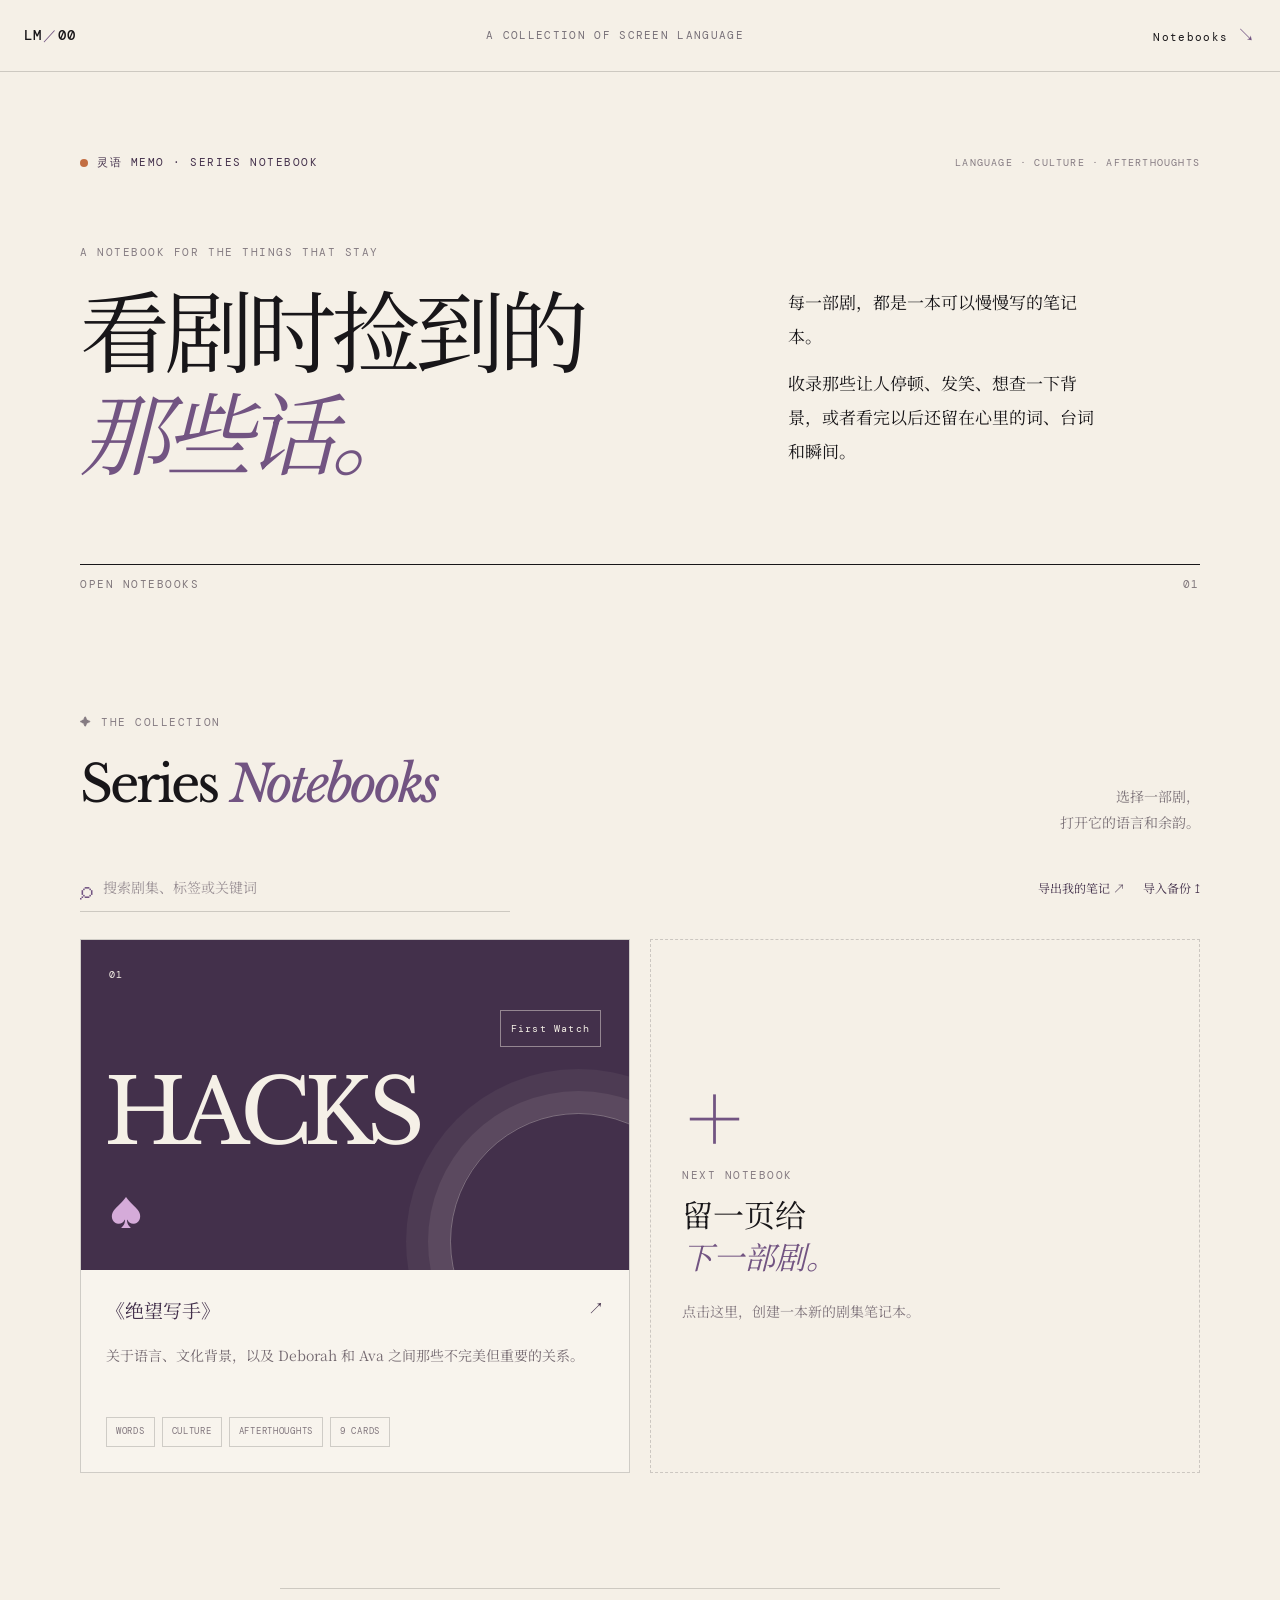
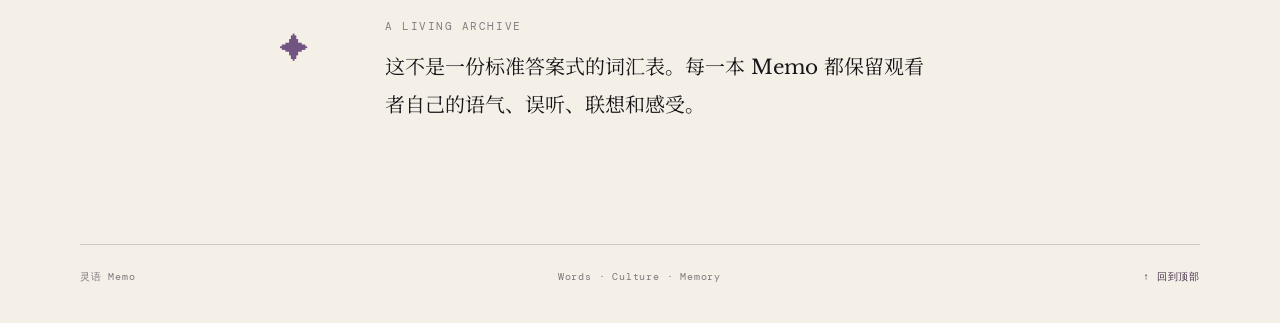
<file: index.html>
<!doctype html>
<html lang="zh-CN">
  <head>
    <meta charset="UTF-8" />
    <meta name="viewport" content="width=device-width, initial-scale=1.0" />
    <meta name="description" content="灵语 Memo：一个收纳剧集语言、文化背景和个人感想的剧集笔记本。" />
    <link rel="icon" type="image/svg+xml" href="data:image/svg+xml,%3Csvg xmlns='http://www.w3.org/2000/svg' viewBox='0 0 64 64'%3E%3Crect width='64' height='64' rx='14' fill='%2343304b'/%3E%3Ctext x='32' y='44' text-anchor='middle' fill='%23f5f0e7' font-size='34'%3ELM%3C/text%3E%3C/svg%3E" />
    <title>灵语 Memo · Series Notebook</title>
    <link rel="stylesheet" href="style.css" />
  </head>
  <body class="home-page">
    <div class="reading-progress" aria-hidden="true"><span id="progressBar"></span></div>

    <header class="site-header" id="top">
      <div class="header-inner">
        <a class="brand" href="index.html" aria-label="灵语 Memo 首页">LM<span>／</span>00</a>
        <p class="header-note">A COLLECTION OF SCREEN LANGUAGE</p>
        <a class="header-link" href="#collection">Notebooks <span>↘</span></a>
      </div>
    </header>

    <main>
      <section class="home-intro content-width">
        <div class="home-intro-top"><p class="cover-kicker"><span class="eyebrow-dot"></span> 灵语 Memo · Series Notebook</p><p class="home-date">LANGUAGE · CULTURE · AFTERTHOUGHTS</p></div>
        <div class="home-intro-grid">
          <div><p class="series-label">A NOTEBOOK FOR THE THINGS THAT STAY</p><h1>看剧时捡到的<br /><em>那些话。</em></h1></div>
          <div class="home-intro-copy"><p>每一部剧，都是一本可以慢慢写的笔记本。</p><p>收录那些让人停顿、发笑、想查一下背景，或者看完以后还留在心里的词、台词和瞬间。</p></div>
        </div>
        <div class="cover-rule"></div>
        <div class="cover-meta"><span>OPEN NOTEBOOKS</span><span id="notebookCount">01</span></div>
      </section>

      <section class="collection content-width" id="collection">
        <div class="collection-heading"><div><p class="section-kicker">✦ THE COLLECTION</p><h2>Series <i>Notebooks</i></h2></div><p class="collection-note">选择一部剧，<br />打开它的语言和余韵。</p></div>
        <div class="collection-tools">
          <label class="search-field"><span>⌕</span><input id="notebookSearch" type="search" placeholder="搜索剧集、标签或关键词" /></label>
          <div class="tool-actions"><button class="text-button" id="exportNotes" type="button">导出我的笔记 ↗</button><label class="text-button file-button" for="importNotes">导入备份 ↥</label><input id="importNotes" type="file" accept="application/json" hidden /></div>
        </div>
        <div class="notebook-grid" id="notebookGrid" aria-live="polite"></div>
        <p class="empty-search" id="emptySearch" hidden>没有找到匹配的笔记本。试试别的关键词。</p>
      </section>

      <section class="home-note content-width">
        <div class="home-note-mark">✦</div>
        <div><p class="section-kicker">A LIVING ARCHIVE</p><p>这不是一份标准答案式的词汇表。每一本 Memo 都保留观看者自己的语气、误听、联想和感受。</p></div>
      </section>
    </main>

    <footer class="home-footer content-width"><span>灵语 Memo</span><span>Words · Culture · Memory</span><a href="#top">↑ 回到顶部</a></footer>

    <div class="modal-shell" id="notebookModal" hidden>
      <div class="modal-backdrop" data-close-modal></div>
      <section class="entry-modal" role="dialog" aria-modal="true" aria-labelledby="notebookModalTitle">
        <button class="modal-close" type="button" data-close-modal aria-label="关闭">×</button>
        <p class="section-kicker">✦ NEW NOTEBOOK</p>
        <h2 id="notebookModalTitle">给下一部剧<br /><em>留一页。</em></h2>
        <p class="modal-intro">先写下剧名和你对它的第一印象，之后可以在详情页一点点添加学习卡。</p>
        <form id="notebookForm" class="memo-form">
          <label>剧集英文名<input name="title" required placeholder="例如：Atlanta" /></label>
          <label>中文名（可选）<input name="chineseTitle" placeholder="例如：《亚特兰大》" /></label>
          <label>一句话介绍<textarea name="description" rows="2" placeholder="我为什么想记录这部剧……"></textarea></label>
          <div class="form-columns"><label>观看状态<select name="status"><option>First Watch</option><option>Rewatch</option><option>In progress</option></select></label><label>主色调<select name="accent"><option value="purple">紫色</option><option value="orange">橙色</option></select></label></div>
          <div class="form-actions">
            <button class="primary-button" name="createMode" value="normal" type="submit">创建笔记本 <span>↗</span></button>
            <button class="import-button" name="createMode" value="import" type="submit">创建并导入 AI 笔记</button>
            <button class="text-button" type="button" data-close-modal>先不创建</button>
          </div>
        </form>
      </section>
    </div>

    <script src="notebooks.js"></script>
    <script src="app.js"></script>
  </body>
</html>
</file>
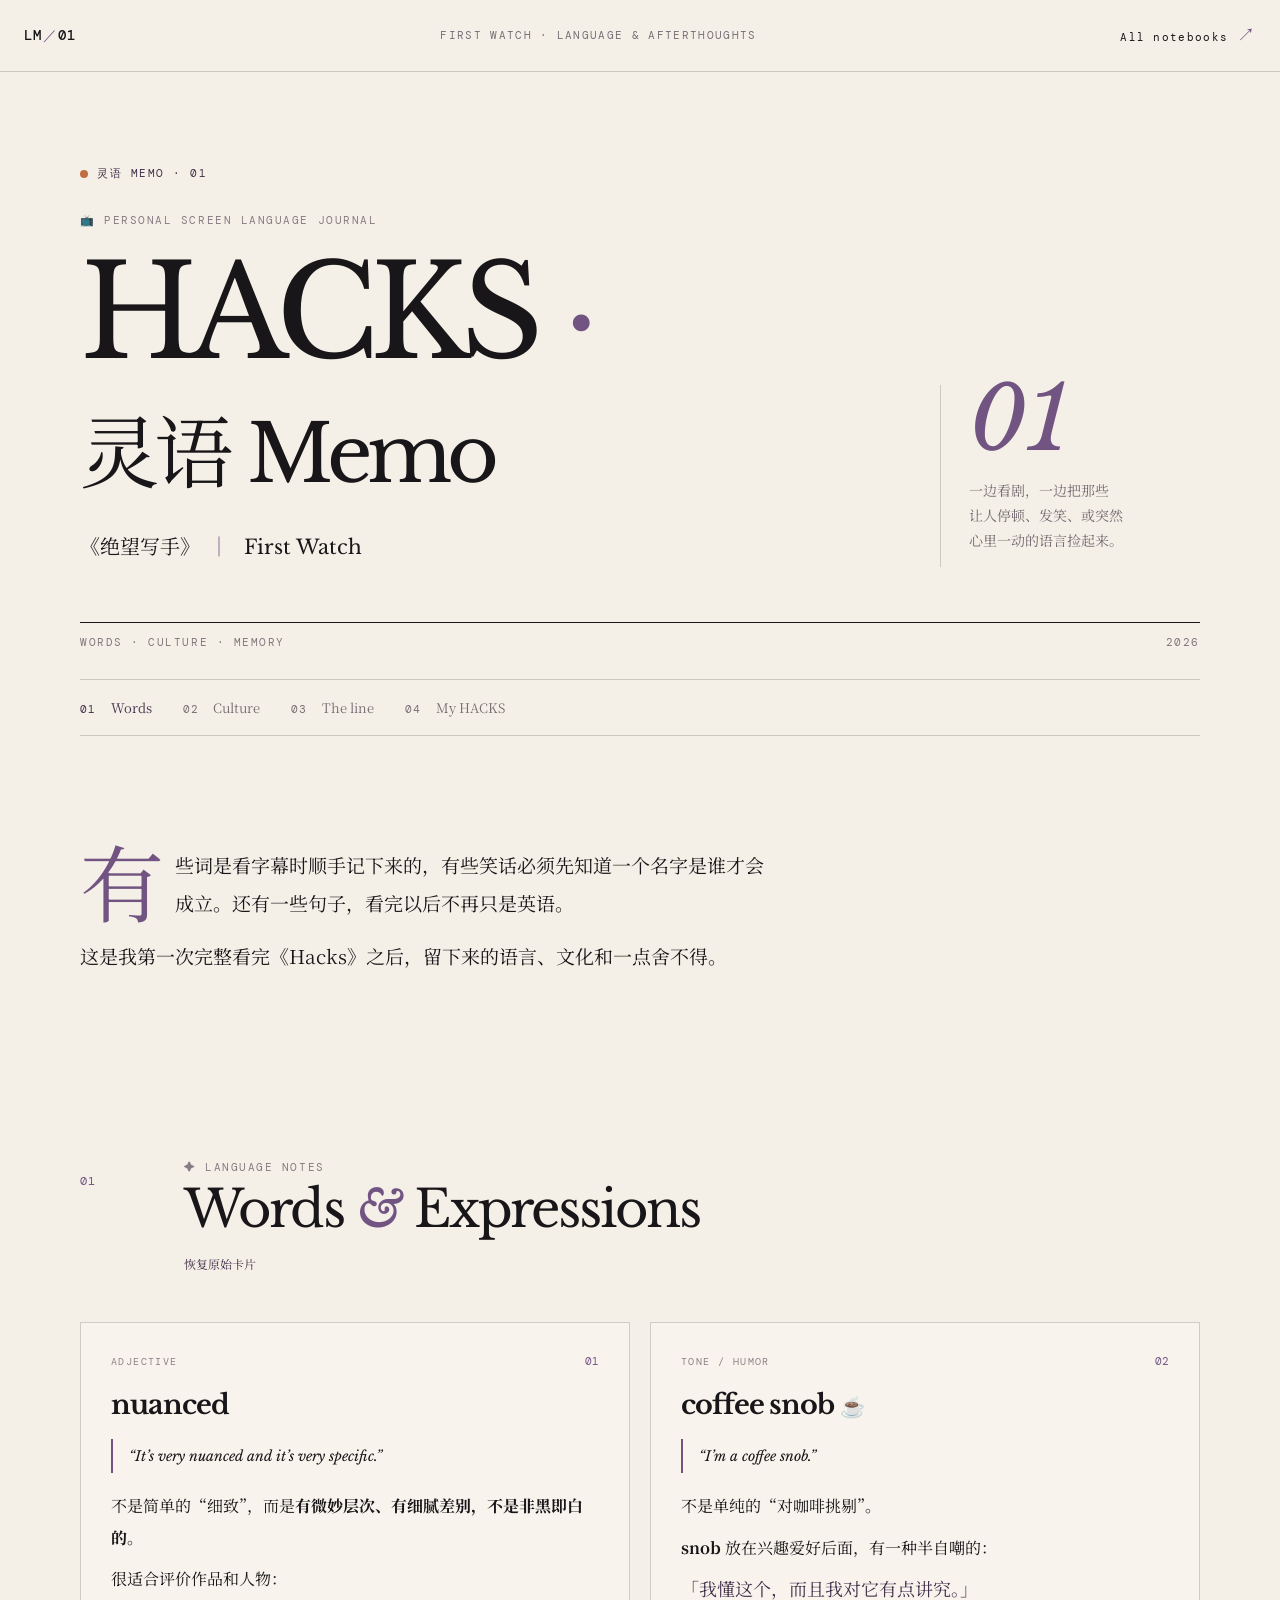
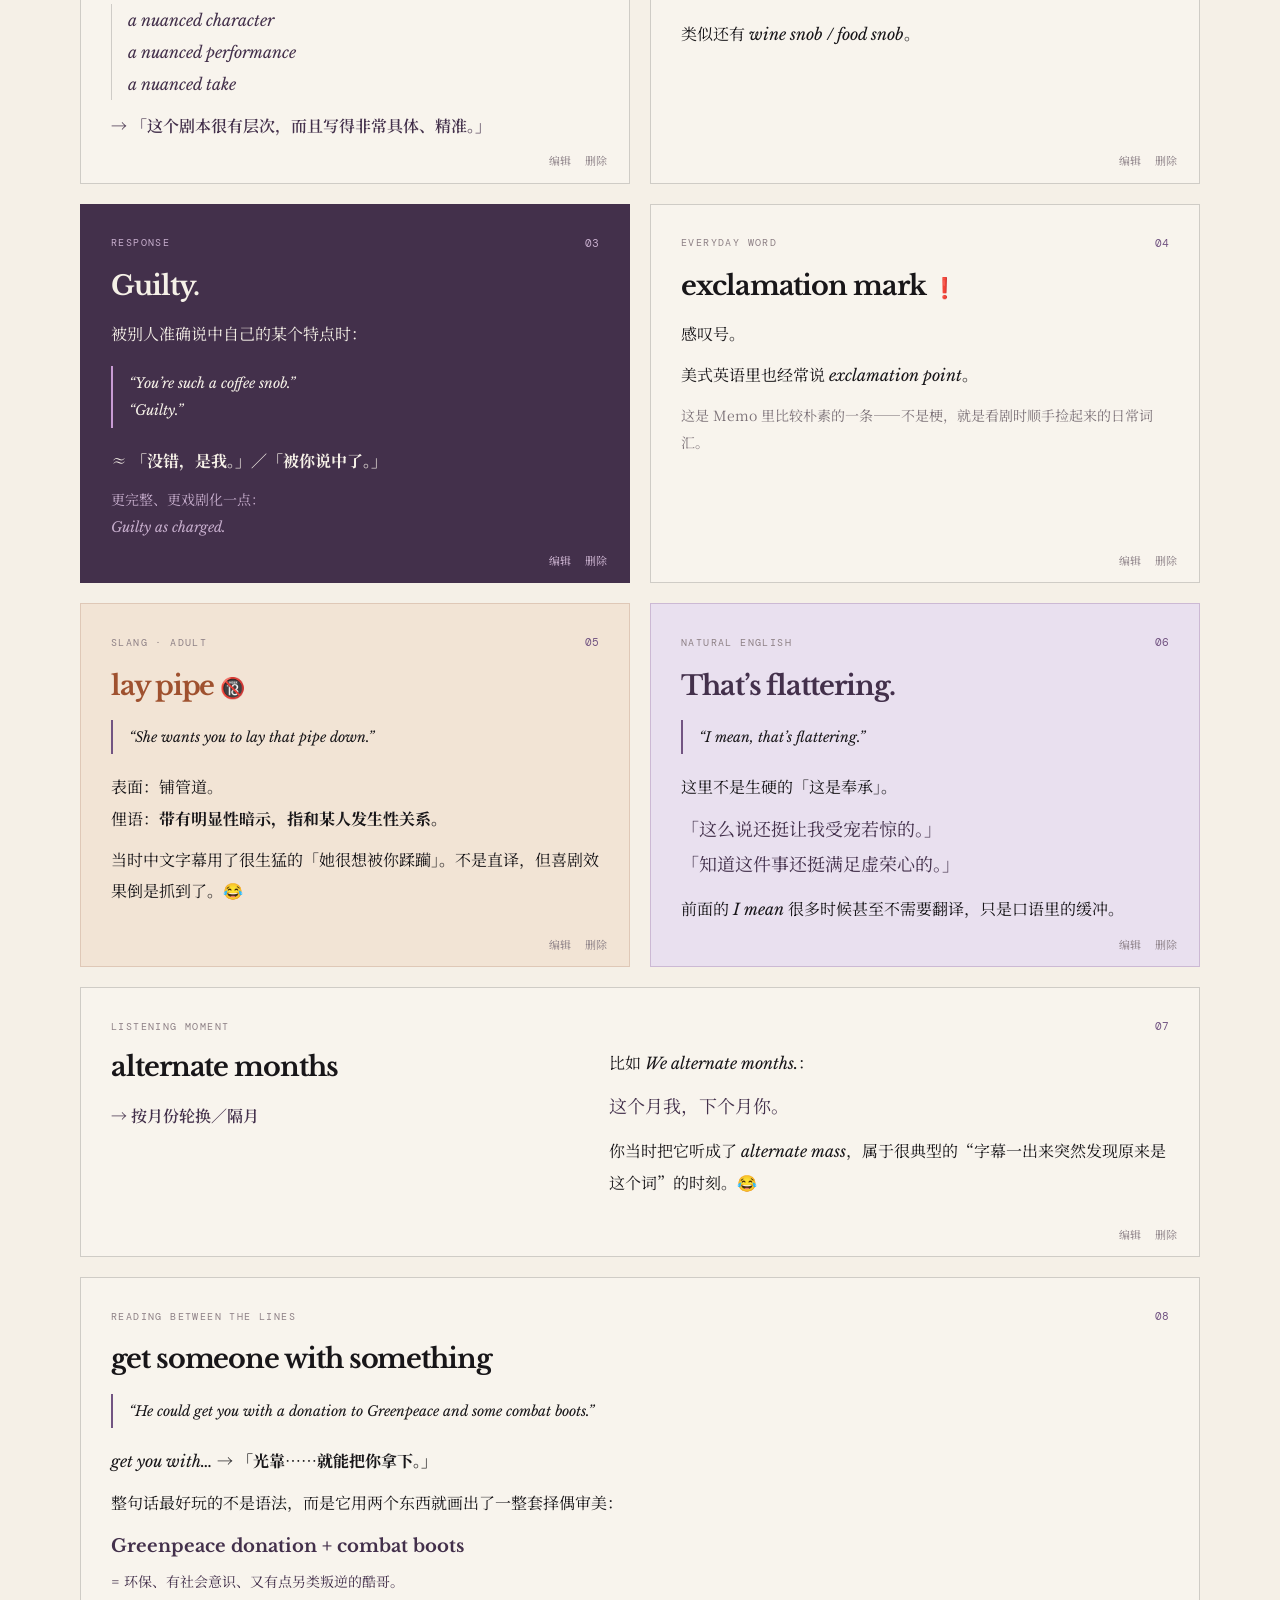
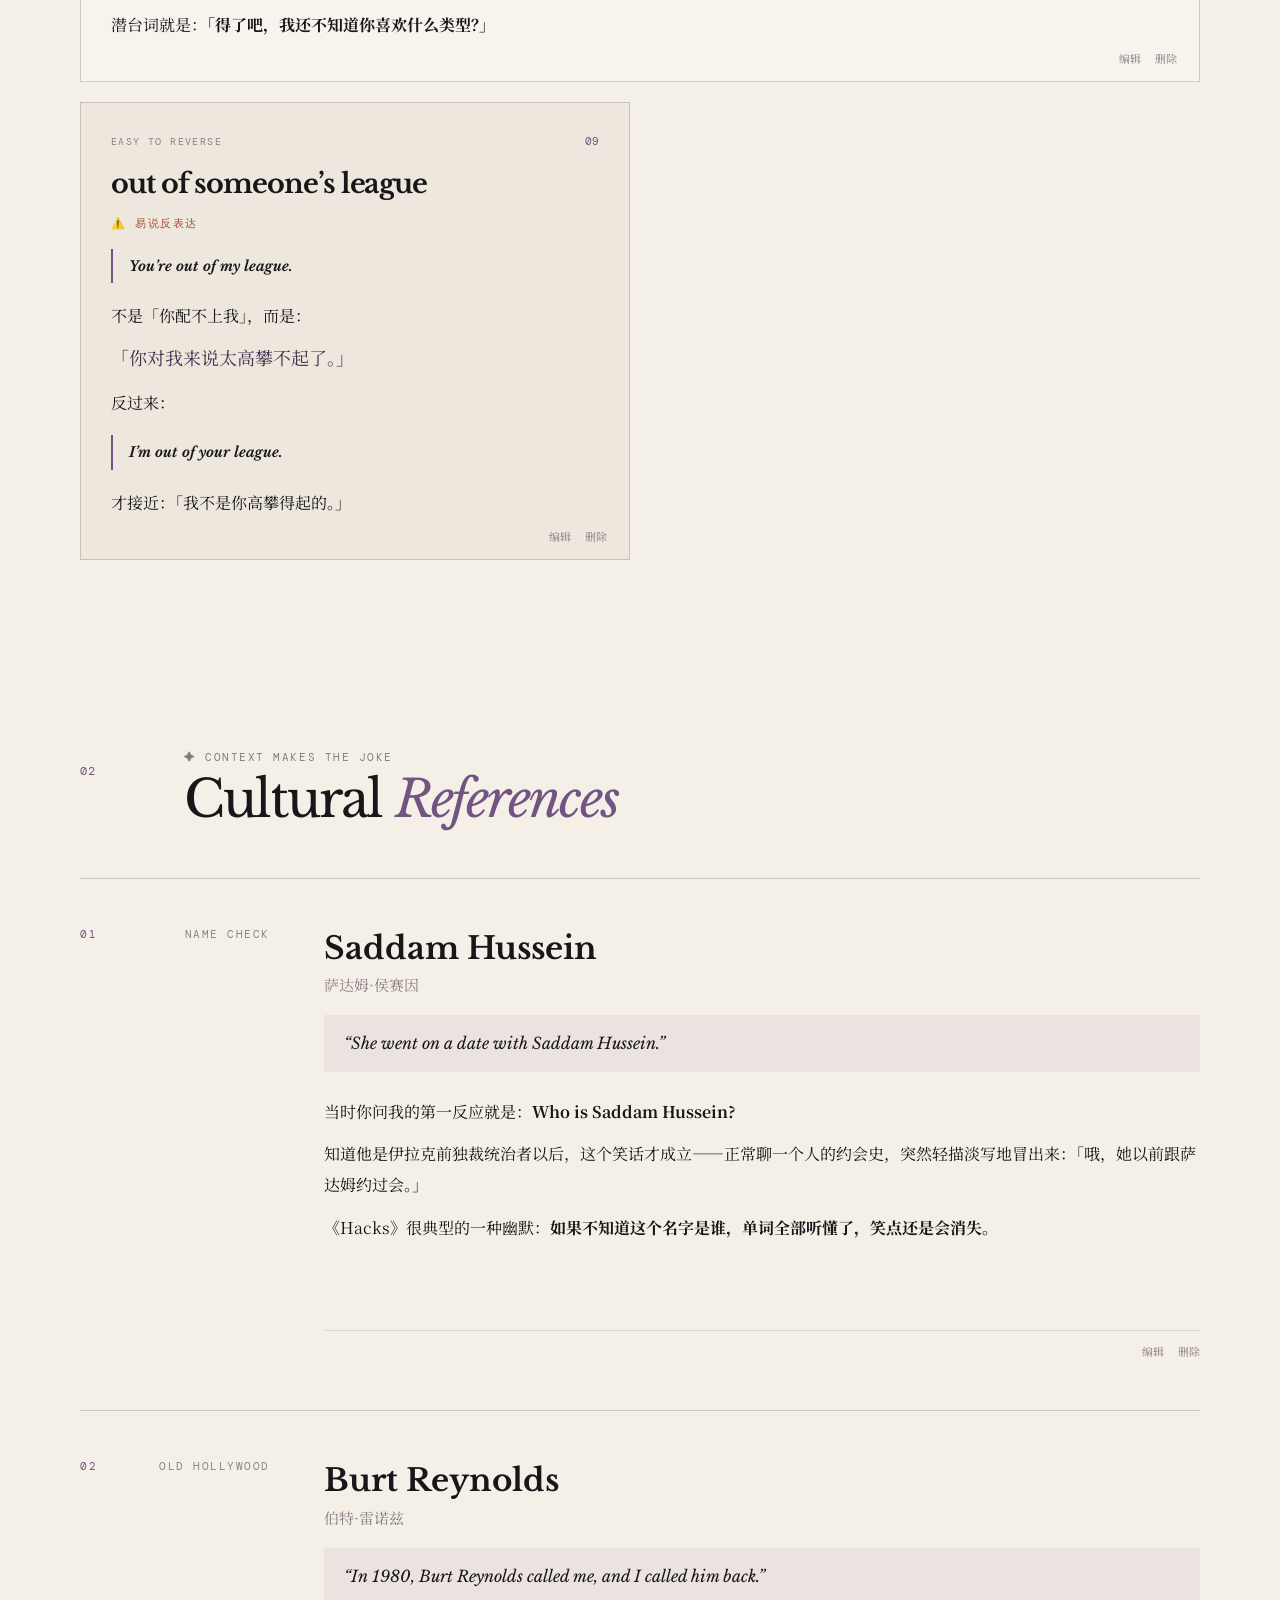
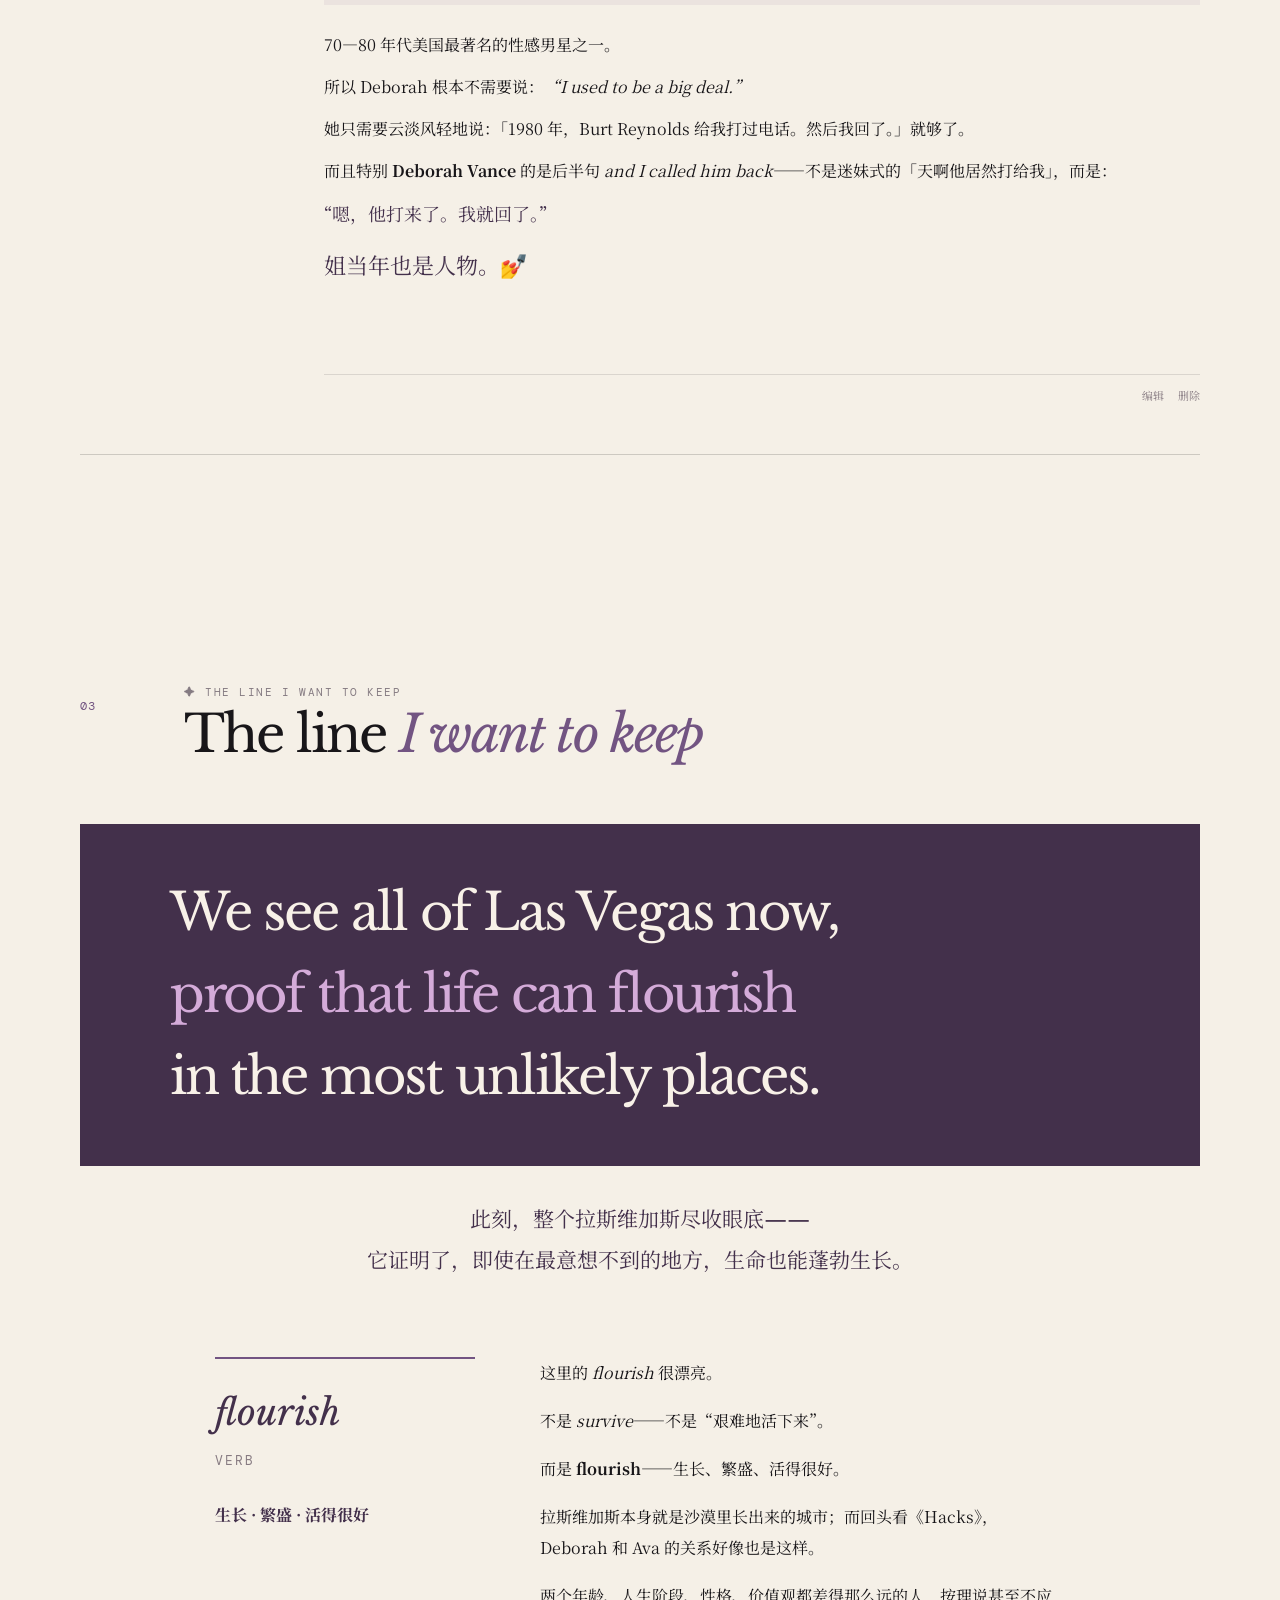
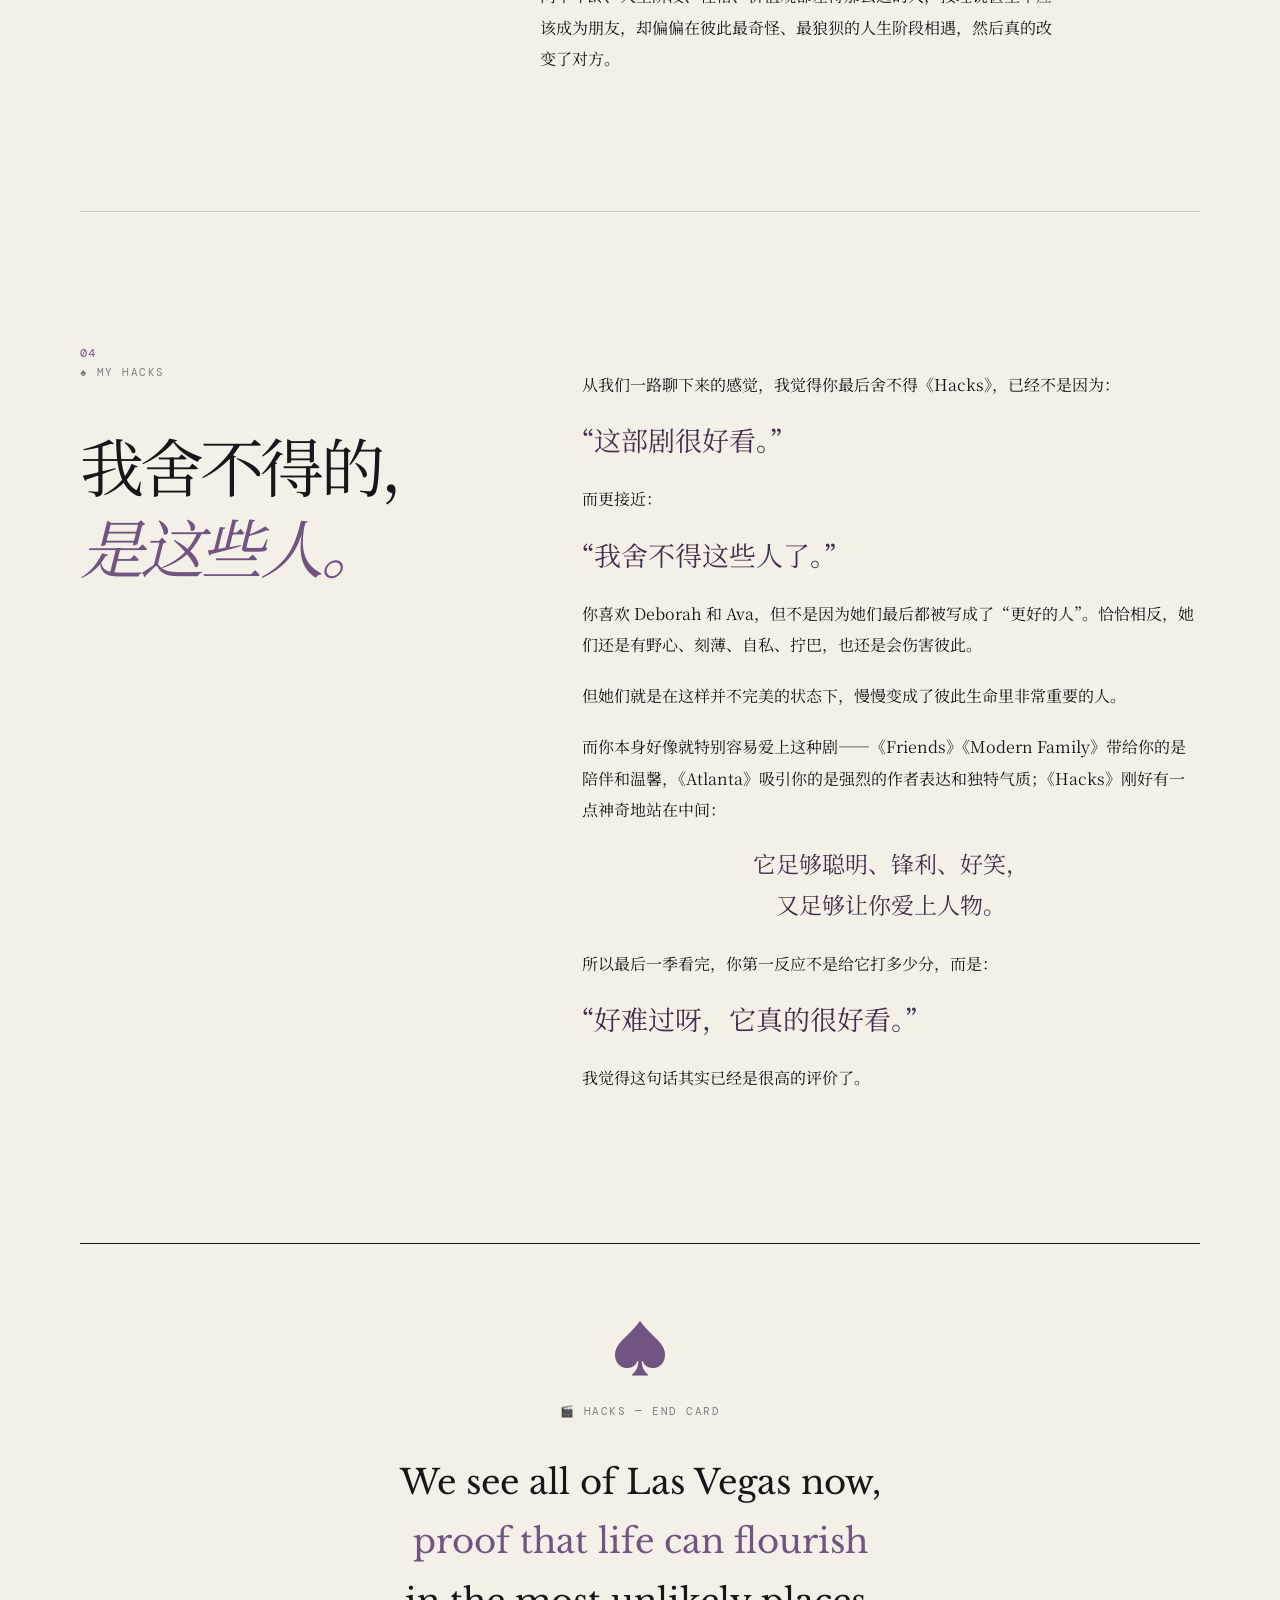
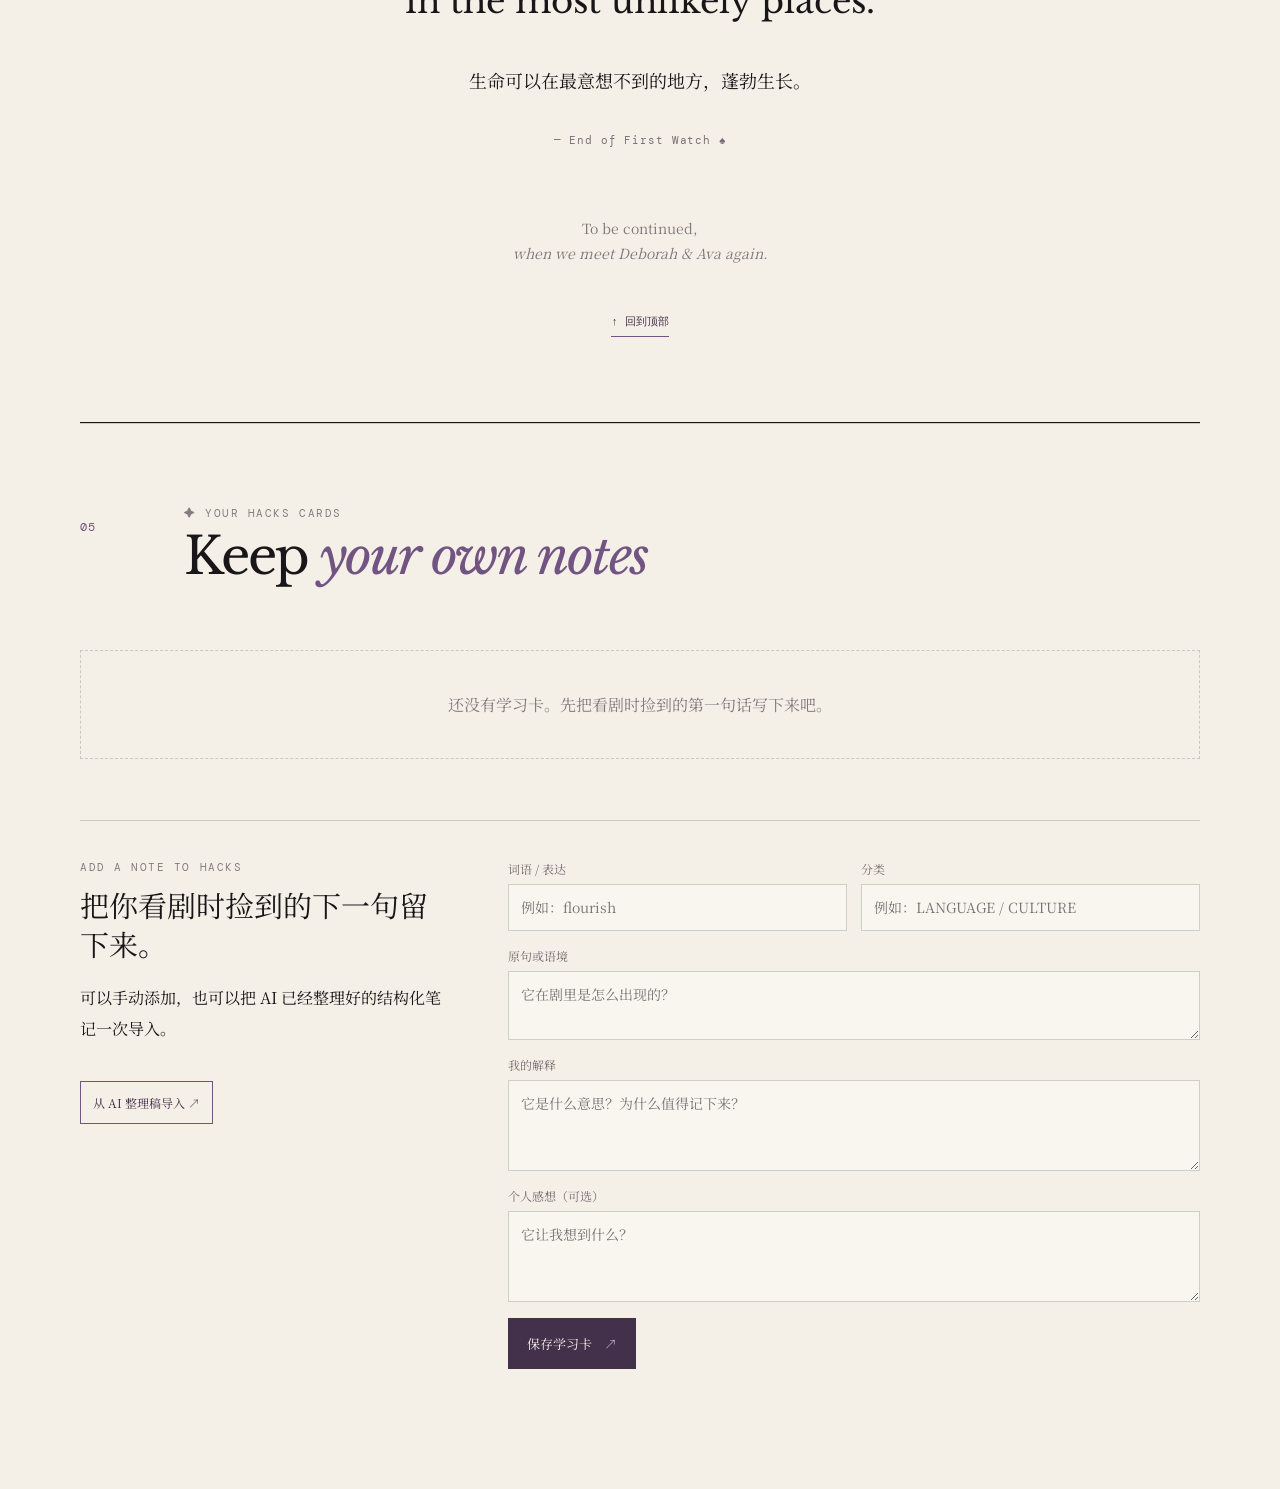
<file: hacks.html>
<!doctype html>
<html lang="zh-CN">
  <head>
    <meta charset="UTF-8" />
    <meta name="viewport" content="width=device-width, initial-scale=1.0" />
    <meta name="description" content="HACKS · 灵语 Memo：一份关于《绝望写手》的英语表达、文化语境与观后感笔记。" />
    <link rel="icon" type="image/svg+xml" href="data:image/svg+xml,%3Csvg xmlns='http://www.w3.org/2000/svg' viewBox='0 0 64 64'%3E%3Crect width='64' height='64' rx='14' fill='%2343304b'/%3E%3Ctext x='32' y='44' text-anchor='middle' fill='%23f5f0e7' font-size='34'%3ELM%3C/text%3E%3C/svg%3E" />
    <title>HACKS · 灵语 Memo</title>
    <link rel="stylesheet" href="style.css" />
  </head>
  <body data-personal-slug="hacks">
    <div class="reading-progress" aria-hidden="true"><span id="progressBar"></span></div>

    <header class="site-header" id="top">
      <div class="header-inner">
        <a class="brand" href="index.html" aria-label="回到灵语 Memo 首页">LM<span>／</span>01</a>
        <p class="header-note">FIRST WATCH · LANGUAGE &amp; AFTERTHOUGHTS</p>
        <a class="header-link" href="index.html">All notebooks <span>↗</span></a>
      </div>
    </header>

    <main>
      <section class="cover content-width">
        <div class="cover-kicker"><span class="eyebrow-dot"></span> 灵语 Memo · 01</div>
        <div class="cover-grid">
          <div>
            <p class="series-label">📺 PERSONAL SCREEN LANGUAGE JOURNAL</p>
            <h1>HACKS <em>·</em><br /><span>灵语 Memo</span></h1>
            <p class="subtitle">《绝望写手》<span class="slash">｜</span> First Watch</p>
          </div>
          <div class="cover-aside">
            <p class="cover-number">01</p>
            <p>一边看剧，一边把那些<br />让人停顿、发笑、或突然<br />心里一动的语言捡起来。</p>
          </div>
        </div>
        <div class="cover-rule"></div>
        <div class="cover-meta"><span>WORDS · CULTURE · MEMORY</span><span>2026</span></div>
      </section>

      <nav class="section-nav content-width" aria-label="页面分区">
        <a href="#words">01 <span>Words</span></a>
        <a href="#culture">02 <span>Culture</span></a>
        <a href="#line">03 <span>The line</span></a>
        <a href="#my-hacks">04 <span>My HACKS</span></a>
      </nav>

      <section class="intro content-width narrow-copy">
        <p class="drop-cap">有些词是看字幕时顺手记下来的，有些笑话必须先知道一个名字是谁才会成立。还有一些句子，看完以后不再只是英语。</p>
        <p>这是我第一次完整看完《Hacks》之后，留下来的语言、文化和一点舍不得。</p>
      </section>

      <section class="memo-section content-width" id="words">
        <div class="section-heading">
          <span class="section-index">01</span>
          <div><p class="section-kicker">✦ LANGUAGE NOTES</p><h2>Words <i>&amp;</i> Expressions</h2><button class="text-button curated-reset-button" type="button" data-reset-curated hidden>恢复原始卡片</button></div>
        </div>

        <div class="word-grid">
          <article class="memo-card featured-card" data-curated-card="hacks-word-nuanced">
            <div class="card-top"><span class="card-tag">ADJECTIVE</span><span class="card-mark">01</span></div>
            <h3>nuanced</h3>
            <blockquote>“It’s very nuanced and it’s very specific.”</blockquote>
            <p>不是简单的“细致”，而是<strong>有微妙层次、有细腻差别，不是非黑即白的</strong>。</p>
            <p>很适合评价作品和人物：</p>
            <p class="examples"><i>a nuanced character</i><br /><i>a nuanced performance</i><br /><i>a nuanced take</i></p>
            <p class="translation">→ 「这个剧本很有层次，而且写得非常具体、精准。」</p>
          </article>

          <article class="memo-card" data-curated-card="hacks-word-coffee-snob">
            <div class="card-top"><span class="card-tag">TONE / HUMOR</span><span class="card-mark">02</span></div>
            <h3>coffee snob <span class="emoji">☕️</span></h3>
            <blockquote>“I’m a coffee snob.”</blockquote>
            <p>不是单纯的“对咖啡挑剔”。</p>
            <p><strong>snob</strong> 放在兴趣爱好后面，有一种半自嘲的：</p>
            <p class="pull-quote">「我懂这个，而且我对它有点讲究。」</p>
            <p>类似还有 <i>wine snob / food snob</i>。</p>
          </article>

          <article class="memo-card dark-card" data-curated-card="hacks-word-guilty">
            <div class="card-top"><span class="card-tag">RESPONSE</span><span class="card-mark">03</span></div>
            <h3>Guilty.</h3>
            <p>被别人准确说中自己的某个特点时：</p>
            <blockquote>“You’re such a coffee snob.”<br />“Guilty.”</blockquote>
            <p>≈ <strong>「没错，是我。」／「被你说中了。」</strong></p>
            <p class="muted-note">更完整、更戏剧化一点：<br /><i>Guilty as charged.</i></p>
          </article>

          <article class="memo-card" data-curated-card="hacks-word-exclamation-mark">
            <div class="card-top"><span class="card-tag">EVERYDAY WORD</span><span class="card-mark">04</span></div>
            <h3>exclamation mark <span class="emoji">❗</span></h3>
            <p>感叹号。</p>
            <p>美式英语里也经常说 <i>exclamation point</i>。</p>
            <p class="small-note">这是 Memo 里比较朴素的一条——不是梗，就是看剧时顺手捡起来的日常词汇。</p>
          </article>

          <article class="memo-card warning-card" data-curated-card="hacks-word-lay-pipe">
            <div class="card-top"><span class="card-tag">SLANG · ADULT</span><span class="card-mark">05</span></div>
            <h3>lay pipe <span class="emoji">🔞</span></h3>
            <blockquote>“She wants you to lay that pipe down.”</blockquote>
            <p>表面：铺管道。<br />俚语：<strong>带有明显性暗示，指和某人发生性关系。</strong></p>
            <p>当时中文字幕用了很生猛的「她很想被你蹂躏」。不是直译，但喜剧效果倒是抓到了。😂</p>
          </article>

          <article class="memo-card accent-card" data-curated-card="hacks-word-flattering">
            <div class="card-top"><span class="card-tag">NATURAL ENGLISH</span><span class="card-mark">06</span></div>
            <h3>That’s flattering.</h3>
            <blockquote>“I mean, that’s flattering.”</blockquote>
            <p>这里不是生硬的「这是奉承」。</p>
            <p class="pull-quote">「这么说还挺让我受宠若惊的。」<br />「知道这件事还挺满足虚荣心的。」</p>
            <p>前面的 <i>I mean</i> 很多时候甚至不需要翻译，只是口语里的缓冲。</p>
          </article>

          <article class="memo-card wide-card" data-curated-card="hacks-word-alternate-months">
            <div class="card-top"><span class="card-tag">LISTENING MOMENT</span><span class="card-mark">07</span></div>
            <div class="wide-card-content"><div><h3>alternate months</h3><p class="translation">→ 按月份轮换／隔月</p></div><div><p>比如 <i>We alternate months.</i>：</p><p class="pull-quote">这个月我，下个月你。</p><p>你当时把它听成了 <i>alternate mass</i>，属于很典型的“字幕一出来突然发现原来是这个词”的时刻。😂</p></div></div>
          </article>

          <article class="memo-card wide-card" data-curated-card="hacks-word-get-you-with">
            <div class="card-top"><span class="card-tag">READING BETWEEN THE LINES</span><span class="card-mark">08</span></div>
            <h3>get someone with something</h3>
            <blockquote>“He could get you with a donation to Greenpeace and some combat boots.”</blockquote>
            <p><i>get you with…</i> → <strong>「光靠……就能把你拿下。」</strong></p>
            <p>整句话最好玩的不是语法，而是它用两个东西就画出了一整套择偶审美：</p>
            <p class="formula">Greenpeace donation + combat boots<br /><span>= 环保、有社会意识、又有点另类叛逆的酷哥。</span></p>
            <p>潜台词就是：<strong>「得了吧，我还不知道你喜欢什么类型？」</strong></p>
          </article>

          <article class="memo-card league-card" data-curated-card="hacks-word-out-of-league">
            <div class="card-top"><span class="card-tag">EASY TO REVERSE</span><span class="card-mark">09</span></div>
            <h3>out of someone’s league</h3>
            <p class="alert-label">⚠️ 易说反表达</p>
            <blockquote><strong>You’re out of my league.</strong></blockquote>
            <p>不是「你配不上我」，而是：</p><p class="pull-quote">「你对我来说太高攀不起了。」</p>
            <p>反过来：</p><blockquote><strong>I’m out of your league.</strong></blockquote><p>才接近：「我不是你高攀得起的。」</p>
          </article>
        </div>
      </section>

      <section class="memo-section content-width" id="culture">
        <div class="section-heading">
          <span class="section-index">02</span>
          <div><p class="section-kicker">✦ CONTEXT MAKES THE JOKE</p><h2>Cultural <i>References</i></h2></div>
        </div>

        <div class="culture-list">
          <article class="culture-entry" data-curated-card="hacks-culture-saddam">
            <div class="culture-label"><span>01</span><span>NAME CHECK</span></div>
            <div><h3>Saddam Hussein <small>萨达姆·侯赛因</small></h3><blockquote>“She went on a date with Saddam Hussein.”</blockquote><p>当时你问我的第一反应就是：<strong>Who is Saddam Hussein?</strong></p><p>知道他是伊拉克前独裁统治者以后，这个笑话才成立——正常聊一个人的约会史，突然轻描淡写地冒出来：「哦，她以前跟萨达姆约过会。」</p><p>《Hacks》很典型的一种幽默：<strong>如果不知道这个名字是谁，单词全部听懂了，笑点还是会消失。</strong></p></div>
          </article>
          <article class="culture-entry" data-curated-card="hacks-culture-burt">
            <div class="culture-label"><span>02</span><span>OLD HOLLYWOOD</span></div>
            <div><h3>Burt Reynolds <small>伯特·雷诺兹</small></h3><blockquote>“In 1980, Burt Reynolds called me, and I called him back.”</blockquote><p>70—80 年代美国最著名的性感男星之一。</p><p>所以 Deborah 根本不需要说：<i>“I used to be a big deal.”</i></p><p>她只需要云淡风轻地说：「1980 年，Burt Reynolds 给我打过电话。然后我回了。」就够了。</p><p>而且特别 <strong>Deborah Vance</strong> 的是后半句 <i>and I called him back</i>——不是迷妹式的「天啊他居然打给我」，而是：</p><p class="pull-quote">“嗯，他打来了。我就回了。”</p><p class="signature">姐当年也是人物。💅</p></div>
          </article>
        </div>
      </section>

      <section class="memo-section line-section content-width" id="line">
        <div class="section-heading">
          <span class="section-index">03</span>
          <div><p class="section-kicker">✦ THE LINE I WANT TO KEEP</p><h2>The line <i>I want to keep</i></h2></div>
        </div>
        <div class="hero-line"><p>We see all of Las Vegas now,</p><p>proof that life can flourish</p><p>in the most unlikely places.</p></div>
        <p class="line-translation">此刻，整个拉斯维加斯尽收眼底——<br />它证明了，即使在最意想不到的地方，生命也能蓬勃生长。</p>
        <div class="line-body"><div class="line-word"><span>flourish</span><small>verb</small><strong>生长 · 繁盛 · 活得很好</strong></div><div><p>这里的 <i>flourish</i> 很漂亮。</p><p>不是 <i>survive</i>——不是“艰难地活下来”。</p><p>而是 <strong>flourish</strong>——生长、繁盛、活得很好。</p><p>拉斯维加斯本身就是沙漠里长出来的城市；而回头看《Hacks》，Deborah 和 Ava 的关系好像也是这样。</p><p>两个年龄、人生阶段、性格、价值观都差得那么远的人，按理说甚至不应该成为朋友，却偏偏在彼此最奇怪、最狼狈的人生阶段相遇，然后真的改变了对方。</p></div></div>
      </section>

      <section class="my-hacks content-width" id="my-hacks">
        <div class="my-hacks-heading"><span class="section-index">04</span><p class="section-kicker">♠ MY HACKS</p><h2>我舍不得的，<br /><em>是这些人。</em></h2></div>
        <div class="my-hacks-copy"><p>从我们一路聊下来的感觉，我觉得你最后舍不得《Hacks》，已经不是因为：</p><p class="big-quote">“这部剧很好看。”</p><p>而更接近：</p><p class="big-quote">“我舍不得这些人了。”</p><p>你喜欢 Deborah 和 Ava，但不是因为她们最后都被写成了“更好的人”。恰恰相反，她们还是有野心、刻薄、自私、拧巴，也还是会伤害彼此。</p><p>但她们就是在这样并不完美的状态下，慢慢变成了彼此生命里非常重要的人。</p><p>而你本身好像就特别容易爱上这种剧——《Friends》《Modern Family》带给你的是陪伴和温馨，《Atlanta》吸引你的是强烈的作者表达和独特气质；《Hacks》刚好有一点神奇地站在中间：</p><p class="center-note">它足够聪明、锋利、好笑，<br />又足够让你爱上人物。</p><p>所以最后一季看完，你第一反应不是给它打多少分，而是：</p><p class="big-quote">“好难过呀，它真的很好看。”</p><p>我觉得这句话其实已经是很高的评价了。</p></div>
      </section>

      <footer class="end-card content-width">
        <div class="end-card-symbol">♠</div>
        <p class="section-kicker">🎬 HACKS — END CARD</p>
        <div class="end-line"><p>We see all of Las Vegas now,</p><p>proof that life can flourish</p><p>in the most unlikely places.</p></div>
        <p class="end-translation">生命可以在最意想不到的地方，蓬勃生长。</p>
        <p class="end-credit">— End of First Watch ♠️</p>
        <p class="to-be-continued">To be continued,<br /><i>when we meet Deborah &amp; Ava again.</i></p>
        <a class="back-top" href="#top">↑ 回到顶部</a>
      </footer>

      <section class="note-workspace personal-hacks-notes content-width">
        <div class="section-heading"><span class="section-index">05</span><div><p class="section-kicker">✦ YOUR HACKS CARDS</p><h2>Keep <i>your own notes</i></h2></div></div>
        <div class="learning-grid" id="personalNotesGrid"></div>
        <section class="note-editor">
          <div class="note-editor-heading"><p class="section-kicker">ADD A NOTE TO HACKS</p><h3>把你看剧时捡到的下一句留下来。</h3><p>可以手动添加，也可以把 AI 已经整理好的结构化笔记一次导入。</p><button class="import-button" type="button" data-ai-import>从 AI 整理稿导入 ↗</button></div>
          <form id="noteForm" class="memo-form">
            <div class="form-columns"><label>词语 / 表达<input name="term" required placeholder="例如：flourish" /></label><label>分类<input name="category" placeholder="例如：LANGUAGE / CULTURE" /></label></div>
            <label>原句或语境<textarea name="quote" rows="2" placeholder="它在剧里是怎么出现的？"></textarea></label>
            <label>我的解释<textarea name="explanation" required rows="3" placeholder="它是什么意思？为什么值得记下来？"></textarea></label>
            <label>个人感想（可选）<textarea name="reflection" rows="3" placeholder="它让我想到什么？"></textarea></label>
            <button class="primary-button" type="submit">保存学习卡 <span>↗</span></button>
          </form>
        </section>
      </section>
    </main>

    <script src="app.js"></script>
  </body>
</html>
</file>
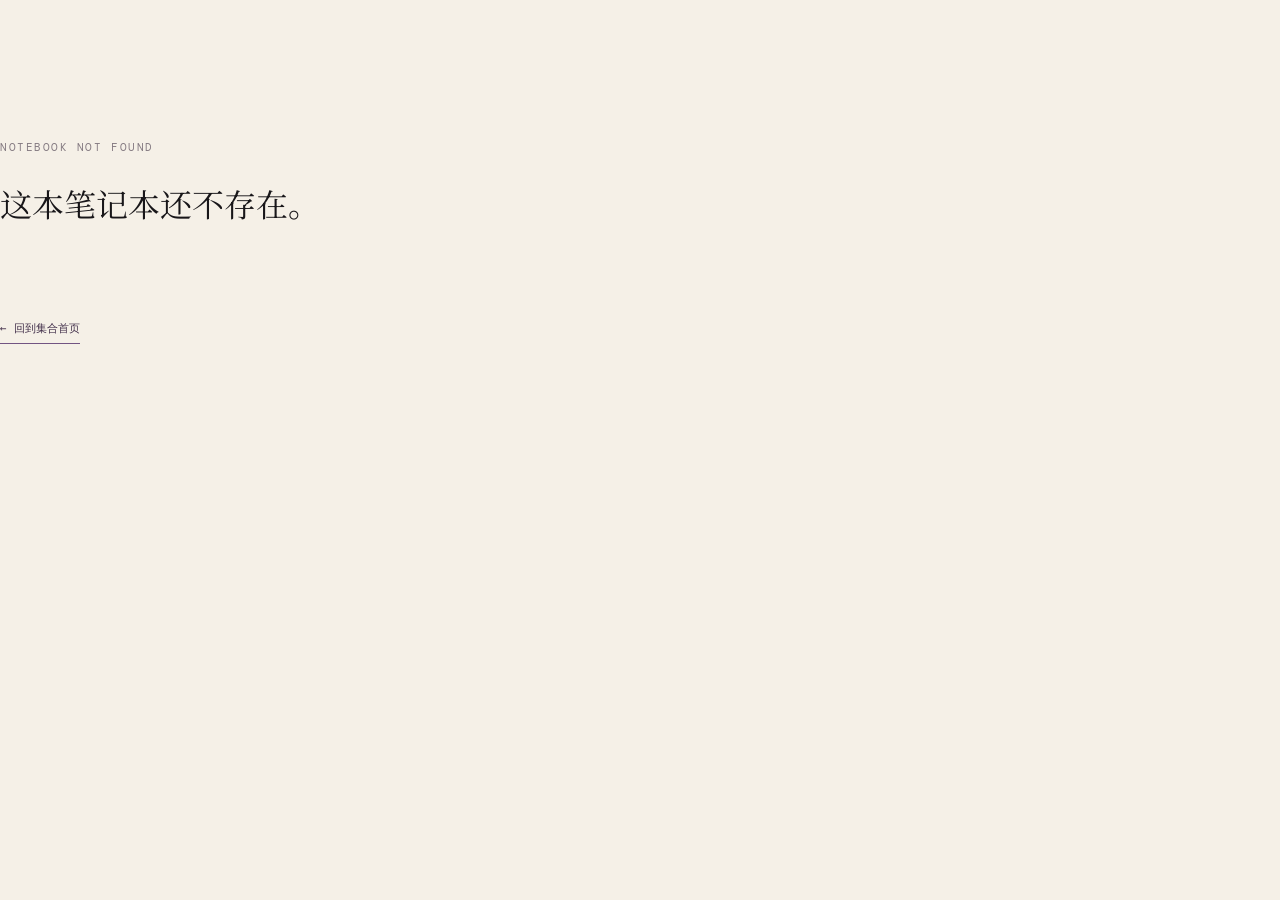
<file: notebook.html>
<!doctype html>
<html lang="zh-CN">
  <head>
    <meta charset="UTF-8" />
    <meta name="viewport" content="width=device-width, initial-scale=1.0" />
    <meta name="description" content="灵语 Memo · 个人剧集语言笔记本" />
    <link rel="icon" type="image/svg+xml" href="data:image/svg+xml,%3Csvg xmlns='http://www.w3.org/2000/svg' viewBox='0 0 64 64'%3E%3Crect width='64' height='64' rx='14' fill='%2343304b'/%3E%3Ctext x='32' y='44' text-anchor='middle' fill='%23f5f0e7' font-size='34'%3ELM%3C/text%3E%3C/svg%3E" />
    <title>Notebook · 灵语 Memo</title>
    <link rel="stylesheet" href="style.css" />
  </head>
  <body class="custom-notebook-page" data-notebook-detail>
    <div class="reading-progress" aria-hidden="true"><span id="progressBar"></span></div>
    <header class="site-header" id="top">
      <div class="header-inner">
        <a class="brand" href="index.html" aria-label="回到灵语 Memo 首页">LM<span>／</span><span id="detailNumber">00</span></a>
        <p class="header-note">PERSONAL SERIES NOTEBOOK</p>
        <a class="header-link" href="index.html">All notebooks <span>↗</span></a>
      </div>
    </header>

    <main>
      <section class="custom-cover content-width">
        <div class="custom-cover-meta"><span class="cover-kicker"><span class="eyebrow-dot"></span> MY NOTEBOOK</span><span id="detailStatus">First Watch</span></div>
        <h1 id="detailTitle">Notebook</h1>
        <p class="custom-chinese-title" id="detailChineseTitle">剧集名称</p>
        <p class="custom-description" id="detailDescription">正在加载这本笔记本……</p>
        <div class="custom-cover-footer"><span>WORDS · QUOTES · AFTERTHOUGHTS</span><button id="deleteNotebook" class="text-button danger-button" type="button">删除这本笔记本</button></div>
      </section>

      <section class="note-workspace content-width">
        <div class="section-heading"><span class="section-index">01</span><div><p class="section-kicker">✦ VISUAL LEARNING CARDS</p><h2>Notes <i>in context</i></h2></div></div>
        <div class="learning-grid" id="personalNotesGrid"></div>
        <section class="note-editor">
          <div class="note-editor-heading"><p class="section-kicker">ADD A NOTE</p><h3>把下一句留下来。</h3><p>可以手动添加，也可以把 AI 已经整理好的结构化笔记一次导入。</p><button class="import-button" type="button" data-ai-import>从 AI 整理稿导入 ↗</button></div>
          <form id="noteForm" class="memo-form">
            <div class="form-columns"><label>词语 / 表达<input name="term" required placeholder="例如：nuanced" /></label><label>分类<input name="category" placeholder="例如：SLANG / CULTURE" /></label></div>
            <label>原句或语境<textarea name="quote" rows="2" placeholder="它在剧里是怎么出现的？"></textarea></label>
            <label>我的解释<textarea name="explanation" required rows="3" placeholder="它是什么意思？为什么值得记下来？"></textarea></label>
            <label>个人感想（可选）<textarea name="reflection" rows="3" placeholder="它让我想到什么？"></textarea></label>
            <button class="primary-button" type="submit">保存学习卡 <span>↗</span></button>
          </form>
        </section>
      </section>
    </main>

    <footer class="home-footer content-width"><span>灵语 Memo</span><span>Saved in this browser</span><a href="#top">↑ 回到顶部</a></footer>
    <script src="app.js"></script>
  </body>
</html>
</file>
<file: style.css>
@import url('https://fonts.googleapis.com/css2?family=DM+Mono:wght@400;500&family=Libre+Baskerville:ital,wght@0,400;0,700;1,400;1,700&family=Noto+Serif+SC:wght@400;500;600;700;900&display=swap');

:root { --ink:#181619; --paper:#f5f0e7; --paper-deep:#e9e0d2; --purple:#725482; --purple-dark:#43304b; --orange:#c26d41; --line:rgba(24,22,25,.18); --serif:'Libre Baskerville','Noto Serif SC',serif; --sans:'Noto Serif SC',Georgia,serif; --mono:'DM Mono',monospace; }
* { box-sizing:border-box; }
html { scroll-behavior:smooth; }
body { margin:0; color:var(--ink); background:var(--paper); font-family:var(--sans); font-size:16px; line-height:1.95; }
::selection { color:var(--paper); background:var(--purple); }
a { color:inherit; }
.reading-progress { position:fixed; z-index:20; top:0; left:0; right:0; height:4px; background:transparent; }
.reading-progress span { display:block; width:0; height:100%; background:var(--purple); transition:width .1s linear; }
.content-width { width:min(1120px, calc(100% - 48px)); margin-inline:auto; }
.site-header { border-bottom:1px solid var(--line); }
.header-inner { width:min(1240px, calc(100% - 48px)); margin:auto; padding:18px 0; display:flex; align-items:center; justify-content:space-between; font-family:var(--mono); font-size:11px; letter-spacing:.12em; }
.brand { text-decoration:none; font-size:14px; font-weight:500; }.brand span { color:var(--purple); }.header-note { margin:0; color:#777078; }.header-link { text-decoration:none; }.header-link span { color:var(--purple); font-size:18px; }
.cover { padding:94px 0 28px; min-height:590px; display:flex; flex-direction:column; justify-content:center; }
.cover-kicker,.section-kicker,.series-label,.cover-meta,.card-tag,.culture-label,.alert-label { font-family:var(--mono); font-size:11px; line-height:1.4; letter-spacing:.14em; text-transform:uppercase; }
.cover-kicker { display:flex; gap:9px; align-items:center; color:var(--purple-dark); }.eyebrow-dot { width:8px; height:8px; border-radius:50%; background:var(--orange); display:inline-block; }
.cover-grid { margin:32px 0 55px; display:grid; grid-template-columns:minmax(0, 1fr) 260px; gap:48px; align-items:end; }
.series-label { color:#857c82; margin:0 0 23px; }.cover h1 { margin:0; font-family:var(--serif); font-size:clamp(58px, 10vw, 128px); line-height:.97; letter-spacing:-.07em; font-weight:400; }.cover h1 em { color:var(--purple); font-style:normal; }.cover h1 span { font-size:.62em; letter-spacing:-.06em; }.subtitle { margin:28px 0 0; font-family:var(--serif); font-size:20px; }.slash { color:var(--purple); padding:0 9px; }
.cover-aside { border-left:1px solid var(--line); padding-left:28px; color:#716970; font-size:14px; line-height:1.8; }.cover-number { margin:0 0 22px; font-family:var(--serif); font-size:88px; line-height:.8; color:var(--purple); font-style:italic; }.cover-rule { height:1px; background:var(--ink); }.cover-meta { display:flex; justify-content:space-between; margin-top:12px; color:#80777c; }
.section-nav { display:flex; gap:31px; border-top:1px solid var(--line); border-bottom:1px solid var(--line); padding:15px 0; font-family:var(--mono); font-size:11px; letter-spacing:.08em; }.section-nav a { text-decoration:none; color:#776e74; }.section-nav a:first-child { color:var(--purple-dark); }.section-nav span { margin-left:7px; font-family:var(--sans); font-size:13px; letter-spacing:0; }
.intro { padding:110px 0 100px; }.narrow-copy { max-width:1120px; }.intro p { max-width:690px; margin:0 0 15px; font-size:19px; line-height:2; }.intro .drop-cap:first-letter { float:left; font-family:var(--serif); font-size:84px; line-height:.74; color:var(--purple); padding:10px 11px 0 0; }
.memo-section { padding:70px 0 120px; }.section-heading { display:grid; grid-template-columns:80px 1fr; gap:24px; align-items:start; margin-bottom:47px; }.section-index { color:var(--purple); font-family:var(--mono); font-size:12px; letter-spacing:.08em; padding-top:10px; }.section-heading h2 { margin:4px 0 0; font-family:var(--serif); font-size:clamp(30px, 4vw, 52px); line-height:1.2; letter-spacing:-.04em; font-weight:400; }.section-heading h2 i { color:var(--purple); font-weight:400; }.section-kicker { margin:0; color:#857b82; }
.word-grid { display:grid; grid-template-columns:repeat(2,minmax(0,1fr)); gap:20px; }.memo-card { position:relative; padding:28px 30px 31px; border:1px solid var(--line); background:rgba(255,255,255,.23); min-height:270px; }.memo-card h3 { margin:14px 0 15px; font-family:var(--serif); font-size:27px; line-height:1.3; font-weight:700; letter-spacing:-.04em; }.memo-card p { margin:10px 0; }.card-top { display:flex; justify-content:space-between; align-items:center; }.card-tag { color:#8e8186; font-size:10px; }.card-mark { font-family:var(--mono); font-size:11px; color:var(--purple); }.memo-card blockquote { margin:17px 0; padding:4px 0 4px 16px; border-left:2px solid var(--purple); font-family:var(--serif); font-size:14px; line-height:1.9; font-style:italic; }.memo-card strong { font-weight:700; }.memo-card i { font-family:var(--serif); }.examples { color:var(--purple-dark); padding-left:16px; border-left:1px solid var(--line); }.translation { color:var(--purple-dark); font-weight:600; }.emoji { font-family:initial; font-size:.75em; }.pull-quote { color:var(--purple-dark); font-family:var(--serif); font-size:18px; }.small-note,.muted-note { color:#7d7379; font-size:14px; }.dark-card { color:var(--paper); background:var(--purple-dark); border-color:var(--purple-dark); }.dark-card .card-tag,.dark-card .card-mark,.dark-card .muted-note { color:#c6adcc; }.dark-card blockquote { border-color:#c89bd4; }.warning-card { background:#f2e4d5; border-color:#dfc8b7; }.warning-card h3 { color:#9f512f; }.accent-card { background:#e9e0ef; border-color:#ccb9d4; }.accent-card h3 { color:var(--purple-dark); }.wide-card { grid-column:span 2; }.wide-card-content { display:grid; grid-template-columns:1fr 1.25fr; gap:50px; }.wide-card-content h3 { margin-top:12px; }.formula { color:var(--purple-dark); font-family:var(--serif); font-size:18px; font-weight:700; }.formula span { font-size:14px; font-weight:400; }.league-card { background:#ede7dd; }.alert-label { color:#a85336; margin-top:20px; }
.culture-list { border-top:1px solid var(--line); }.culture-entry { position:relative; display:grid; grid-template-columns:190px 1fr; gap:54px; padding:48px 0; border-bottom:1px solid var(--line); }.culture-label { color:#8c8086; display:flex; justify-content:space-between; align-items:flex-start; gap:20px; }.culture-label span:first-child { color:var(--purple); }.culture-entry h3 { margin:0 0 20px; font-family:var(--serif); font-size:31px; line-height:1.4; }.culture-entry h3 small { display:block; margin-top:4px; color:#887d83; font-family:var(--sans); font-size:15px; font-weight:400; }.culture-entry blockquote { margin:0 0 24px; padding:13px 20px; background:rgba(114,84,130,.08); font-family:var(--serif); font-style:italic; }.culture-entry p { margin:11px 0; }.signature { font-size:22px; color:var(--purple-dark); }
.curated-card-actions { display:flex; gap:14px; margin-top:22px; padding-top:10px; border-top:1px solid rgba(24,22,25,.12); }.memo-card .curated-card-actions { position:absolute; right:22px; bottom:11px; margin:0; padding:0; border-top:0; }.curated-card-actions button { padding:0; border:0; color:#887c83; background:none; cursor:pointer; font:inherit; font-size:11px; }.curated-card-actions button:hover { color:var(--orange); }.dark-card .curated-card-actions { border-color:rgba(245,240,231,.2); }.dark-card .curated-card-actions button { color:#d8bfdc; }.is-editing { outline:2px solid var(--purple); outline-offset:3px; }.curated-reset-button { display:block; margin-top:11px; color:#887c83; font-size:11px; }
.culture-entry .curated-card-actions { grid-column:2; justify-content:flex-end; }
.line-section { padding-top:110px; }.hero-line { margin:58px 0 34px; padding:48px clamp(25px,7vw,90px); background:var(--purple-dark); color:#f8f1e8; font-family:var(--serif); font-size:clamp(25px,4vw,54px); line-height:1.6; letter-spacing:-.04em; }.hero-line p { margin:0; }.hero-line p:nth-child(2) { color:#d4abd9; }.line-translation { margin:0 auto 75px; max-width:750px; text-align:center; color:var(--purple-dark); font-family:var(--serif); font-size:21px; }.line-body { display:grid; grid-template-columns:260px 1fr; gap:65px; align-items:start; max-width:850px; margin:auto; }.line-word { border-top:2px solid var(--purple); padding-top:19px; display:flex; flex-direction:column; }.line-word span { font-family:var(--serif); font-size:36px; font-style:italic; color:var(--purple-dark); }.line-word small { font-family:var(--mono); color:#877b82; text-transform:uppercase; letter-spacing:.15em; }.line-word strong { margin-top:25px; color:var(--purple-dark); }.line-body p { margin:0 0 17px; }
.my-hacks { display:grid; grid-template-columns:minmax(260px,.8fr) minmax(0,1.2fr); gap:90px; padding:120px 0 130px; border-top:1px solid var(--line); }.my-hacks-heading { position:relative; }.my-hacks-heading .section-index { display:block; }.my-hacks-heading h2 { margin:48px 0 0; font-family:var(--serif); font-size:clamp(40px,5vw,70px); line-height:1.27; letter-spacing:-.06em; font-weight:400; }.my-hacks-heading h2 em { color:var(--purple); font-style:italic; }.my-hacks-copy { padding-top:37px; }.my-hacks-copy p { margin:0 0 20px; }.big-quote { color:var(--purple-dark); font-family:var(--serif); font-size:27px; line-height:1.6; }.center-note { margin:50px 0; color:var(--purple-dark); font-family:var(--serif); font-size:23px; line-height:1.8; text-align:center; }
.end-card { position:relative; border-top:1px solid var(--ink); border-bottom:1px solid var(--ink); padding:72px 0 85px; text-align:center; }.end-card-symbol { color:var(--purple); font-size:60px; line-height:1; }.end-card .section-kicker { margin:28px 0 33px; }.end-line { font-family:var(--serif); font-size:clamp(20px,3vw,34px); line-height:1.75; }.end-line p { margin:0; }.end-line p:nth-child(2) { color:var(--purple); }.end-translation { margin:32px 0; font-size:18px; }.end-credit { color:#796f75; font-family:var(--mono); font-size:11px; letter-spacing:.08em; }.to-be-continued { margin:64px 0 0; color:#81767c; font-size:14px; line-height:1.8; }.back-top { display:inline-block; margin-top:45px; color:var(--purple-dark); font-family:var(--mono); font-size:11px; text-decoration:none; border-bottom:1px solid var(--purple); padding-bottom:4px; }
@media (max-width:760px) { .content-width,.header-inner { width:min(100% - 32px, 620px); }.site-header { position:relative; }.header-note { display:none; }.cover { padding:65px 0 25px; min-height:520px; }.cover-grid { grid-template-columns:1fr; gap:35px; margin:28px 0 42px; }.cover-aside { border-left:0; border-top:1px solid var(--line); padding:25px 0 0; display:flex; gap:22px; align-items:start; }.cover-number { font-size:58px; margin:0; }.cover-meta { font-size:9px; }.section-nav { gap:14px; overflow:auto; white-space:nowrap; }.section-nav span { display:none; }.intro { padding:74px 0 70px; }.intro p { font-size:17px; }.section-heading { grid-template-columns:39px 1fr; gap:10px; margin-bottom:30px; }.section-heading h2 { font-size:31px; }.memo-section { padding:60px 0 75px; }.word-grid { grid-template-columns:1fr; gap:14px; }.memo-card { padding:24px 21px; }.wide-card { grid-column:span 1; }.wide-card-content { grid-template-columns:1fr; gap:0; }.culture-entry { grid-template-columns:1fr; gap:16px; padding:34px 0; }.culture-entry .curated-card-actions { grid-column:1; justify-content:flex-start; }.culture-label { justify-content:flex-start; gap:25px; }.culture-entry h3 { font-size:26px; }.line-section { padding-top:70px; }.hero-line { margin:35px 0 25px; padding:30px 22px; font-size:24px; }.line-translation { font-size:17px; margin-bottom:55px; }.line-body { grid-template-columns:1fr; gap:33px; }.my-hacks { grid-template-columns:1fr; gap:18px; padding:75px 0 85px; }.my-hacks-heading h2 { margin-top:27px; font-size:42px; }.my-hacks-copy { padding-top:0; }.big-quote { font-size:23px; }.center-note { font-size:20px; margin:38px 0; }.end-card { padding:58px 0 65px; }.end-line { font-size:22px; } }

/* Collection homepage */
.home-intro { padding:72px 0 34px; }.home-intro-top { display:flex; justify-content:space-between; align-items:center; }.home-date { margin:0; color:#857b82; font-family:var(--mono); font-size:10px; letter-spacing:.12em; }.home-intro-grid { display:grid; grid-template-columns:1.2fr .8fr; gap:90px; align-items:end; padding:64px 0 76px; }.home-intro h1 { margin:0; font-family:var(--serif); font-size:clamp(48px,7vw,92px); font-weight:400; line-height:1.14; letter-spacing:-.07em; }.home-intro h1 em { color:var(--purple); font-style:italic; }.home-intro-copy { max-width:310px; padding-bottom:7px; font-size:17px; line-height:2; }.home-intro-copy p { margin:0 0 13px; }.collection { padding:88px 0 115px; }.collection-heading { display:flex; justify-content:space-between; align-items:end; margin-bottom:45px; }.collection-heading h2 { margin:5px 0 0; font-family:var(--serif); font-size:clamp(32px,4vw,52px); font-weight:400; letter-spacing:-.06em; }.collection-heading h2 i { color:var(--purple); font-weight:400; }.collection-note { margin:0; color:#7c7278; font-size:14px; line-height:1.8; text-align:right; }.notebook-grid { display:grid; grid-template-columns:repeat(2,minmax(0,1fr)); gap:20px; }.notebook-card { display:block; overflow:hidden; color:var(--ink); border:1px solid var(--line); background:rgba(255,255,255,.23); text-decoration:none; transition:transform .25s ease, box-shadow .25s ease; }.notebook-card:hover { transform:translateY(-5px); box-shadow:0 16px 30px rgba(67,48,75,.12); }.notebook-cover { position:relative; min-height:330px; padding:25px 28px; display:flex; flex-direction:column; justify-content:space-between; color:var(--paper); background:var(--purple-dark); overflow:hidden; }.notebook-cover::after { content:''; position:absolute; width:255px; height:255px; right:-78px; bottom:-100px; border:1px solid rgba(245,240,231,.32); border-radius:50%; box-shadow:0 0 0 22px rgba(245,240,231,.08),0 0 0 44px rgba(245,240,231,.05); }.notebook-card.orange .notebook-cover { background:#9f512f; }.notebook-number,.notebook-stamp { position:relative; z-index:1; font-family:var(--mono); font-size:10px; letter-spacing:.12em; }.notebook-stamp { align-self:flex-end; padding:8px 10px; border:1px solid rgba(245,240,231,.45); }.notebook-cover strong { position:relative; z-index:1; margin-left:-5px; font-family:var(--serif); font-size:clamp(48px,7vw,92px); line-height:.9; font-weight:400; letter-spacing:-.08em; }.notebook-symbol { position:relative; z-index:1; font-size:34px; color:#d5abd9; }.notebook-info { padding:23px 25px 25px; }.notebook-info-top { display:flex; justify-content:space-between; color:var(--purple-dark); font-family:var(--serif); font-size:19px; }.notebook-info-top span:last-child { font-family:var(--mono); font-size:16px; }.notebook-info p { min-height:53px; margin:13px 0 21px; color:#756a71; font-size:14px; line-height:1.8; }.notebook-tags { display:flex; flex-wrap:wrap; gap:7px; }.notebook-tags span { padding:5px 9px; border:1px solid var(--line); color:#81767d; font-family:var(--mono); font-size:9px; letter-spacing:.08em; text-transform:uppercase; }.add-notebook-card { min-height:500px; padding:31px; display:flex; flex-direction:column; justify-content:center; align-items:flex-start; border-style:dashed; background:transparent; }.add-notebook-card:hover { transform:none; box-shadow:none; border-color:var(--purple); }.add-symbol { margin-bottom:45px; color:var(--purple); font-family:var(--serif); font-size:65px; font-weight:300; line-height:1; }.add-notebook-card h3 { margin:13px 0 18px; font-family:var(--serif); font-size:31px; line-height:1.35; font-weight:400; }.add-notebook-card h3 em { color:var(--purple); }.add-notebook-card > p:last-child { max-width:270px; margin:0; color:#81767d; font-size:14px; line-height:1.9; }.home-note { display:grid; grid-template-columns:80px 1fr; gap:25px; max-width:720px; margin-bottom:120px; padding-top:30px; border-top:1px solid var(--line); }.home-note-mark { color:var(--purple); font-size:29px; }.home-note p:last-child { max-width:550px; margin:14px 0 0; font-family:var(--serif); font-size:20px; line-height:1.9; }.home-footer { display:flex; justify-content:space-between; padding:22px 0 36px; border-top:1px solid var(--line); color:#81767d; font-family:var(--mono); font-size:10px; letter-spacing:.08em; }.home-footer a { color:var(--purple-dark); text-decoration:none; }
@media (max-width:760px) { .home-intro { padding-top:54px; }.home-intro-top { align-items:flex-start; }.home-date { display:none; }.home-intro-grid { grid-template-columns:1fr; gap:36px; padding:50px 0 52px; }.home-intro h1 { font-size:53px; }.home-intro-copy { max-width:100%; font-size:16px; }.collection { padding:64px 0 80px; }.collection-heading { align-items:start; gap:20px; }.collection-note { font-size:12px; }.notebook-grid { grid-template-columns:1fr; }.notebook-cover { min-height:290px; }.notebook-cover strong { font-size:67px; }.add-notebook-card { min-height:330px; }.add-symbol { margin-bottom:25px; }.home-note { grid-template-columns:40px 1fr; gap:15px; margin-bottom:80px; }.home-note p:last-child { font-size:17px; }.home-footer { flex-wrap:wrap; gap:14px; } }

/* Local-first notebook interactions */
.collection-tools { display:flex; justify-content:space-between; gap:20px; align-items:center; margin:-16px 0 27px; }.search-field { display:flex; align-items:center; gap:10px; width:min(430px,100%); border-bottom:1px solid var(--line); color:var(--purple); }.search-field span { font-size:25px; line-height:1; }.search-field input { width:100%; border:0; outline:0; padding:10px 0; color:var(--ink); background:transparent; font:inherit; font-size:14px; }.search-field input::placeholder { color:#9a9095; }.tool-actions { display:flex; align-items:center; gap:18px; }.text-button { padding:0; border:0; color:var(--purple-dark); background:none; cursor:pointer; font:inherit; font-size:12px; text-decoration:none; }.text-button:hover { color:var(--orange); }.file-button { cursor:pointer; }.empty-search { padding:35px; border:1px dashed var(--line); color:#83777e; text-align:center; }.notebook-card.add-notebook-card { width:100%; color:var(--ink); font:inherit; text-align:left; cursor:pointer; }.notebook-card.add-notebook-card > strong { position:relative; z-index:1; margin:13px 0 18px; font-family:var(--serif); font-size:31px; line-height:1.35; font-weight:400; }.notebook-card.add-notebook-card > strong em { color:var(--purple); font-style:italic; }.notebook-card.add-notebook-card > span:last-child { max-width:270px; color:#81767d; font-size:14px; line-height:1.9; }.notebook-card.add-notebook-card .add-symbol { margin-bottom:15px; }
.modal-shell { position:fixed; z-index:30; inset:0; display:grid; place-items:center; padding:20px; }.modal-shell[hidden] { display:none; }.modal-backdrop { position:absolute; inset:0; background:rgba(24,22,25,.58); backdrop-filter:blur(4px); }.entry-modal { position:relative; z-index:1; width:min(560px,100%); max-height:calc(100vh - 40px); overflow:auto; padding:42px 42px 37px; background:var(--paper); box-shadow:0 25px 80px rgba(24,22,25,.25); }.modal-close { position:absolute; top:16px; right:19px; border:0; color:var(--purple-dark); background:none; cursor:pointer; font-family:var(--serif); font-size:29px; line-height:1; }.entry-modal h2 { margin:10px 0 15px; font-family:var(--serif); font-size:39px; line-height:1.18; font-weight:400; letter-spacing:-.06em; }.entry-modal h2 em { color:var(--purple); font-style:italic; }.modal-intro { margin:0 0 23px; color:#756a71; font-size:14px; line-height:1.8; }.memo-form { display:grid; gap:16px; }.memo-form label { display:grid; gap:6px; color:#756a71; font-size:12px; line-height:1.5; }.memo-form input,.memo-form textarea,.memo-form select { width:100%; padding:11px 12px; border:1px solid var(--line); border-radius:0; outline:0; color:var(--ink); background:rgba(255,255,255,.35); font:inherit; font-size:14px; line-height:1.6; }.memo-form textarea { resize:vertical; }.memo-form input:focus,.memo-form textarea:focus,.memo-form select:focus { border-color:var(--purple); box-shadow:0 0 0 2px rgba(114,84,130,.12); }.form-columns { display:grid; grid-template-columns:1fr 1fr; gap:14px; }.form-actions { display:flex; align-items:center; gap:20px; margin-top:6px; }.primary-button { display:inline-flex; align-items:center; justify-content:center; gap:12px; width:max-content; padding:12px 18px; border:1px solid var(--purple-dark); color:var(--paper); background:var(--purple-dark); cursor:pointer; font:inherit; font-size:13px; }.primary-button:hover { background:var(--purple); }.primary-button span { color:#dfbde4; }.danger-button { color:#9b5034; }
.custom-cover { padding:88px 0 34px; }.custom-cover-meta { display:flex; justify-content:space-between; align-items:center; color:#83777e; font-family:var(--mono); font-size:10px; letter-spacing:.12em; text-transform:uppercase; }.custom-cover h1 { margin:45px 0 0; font-family:var(--serif); font-size:clamp(54px,9vw,116px); font-weight:400; line-height:.98; letter-spacing:-.08em; }.custom-chinese-title { margin:23px 0 0; color:var(--purple-dark); font-family:var(--serif); font-size:20px; }.custom-description { max-width:570px; margin:21px 0 60px; color:#756a71; font-size:16px; line-height:2; }.custom-cover-footer { display:flex; justify-content:space-between; align-items:center; padding-top:14px; border-top:1px solid var(--ink); color:#83777e; font-family:var(--mono); font-size:10px; letter-spacing:.1em; }.note-workspace { padding:82px 0 120px; }.learning-grid { display:grid; grid-template-columns:repeat(2,minmax(0,1fr)); gap:18px; margin-bottom:45px; }.learning-card { position:relative; min-height:270px; padding:25px 27px 45px; border:1px solid var(--line); background:rgba(255,255,255,.24); }.learning-card:nth-child(3n) { background:#e9e0ef; border-color:#ccb9d4; }.learning-card:nth-child(3n+2) { background:#f2e4d5; border-color:#dfc8b7; }.learning-card-top { display:flex; justify-content:space-between; color:#897d84; font-family:var(--mono); font-size:10px; letter-spacing:.1em; }.learning-card h3 { margin:17px 0 14px; color:var(--purple-dark); font-family:var(--serif); font-size:28px; font-style:italic; font-weight:400; line-height:1.3; }.learning-card blockquote { margin:12px 0; padding:2px 0 2px 14px; border-left:2px solid var(--purple); font-family:var(--serif); font-size:14px; font-style:italic; line-height:1.8; }.learning-card p { margin:11px 0; font-size:14px; line-height:1.8; }.learning-reflection { color:var(--purple-dark); font-family:var(--serif); }.learning-actions { position:absolute; right:23px; bottom:15px; display:flex; gap:13px; }.learning-actions button { padding:0; border:0; color:#887c83; background:none; cursor:pointer; font:inherit; font-size:11px; }.learning-actions button:hover { color:var(--orange); }.notes-empty { grid-column:1 / -1; padding:38px; border:1px dashed var(--line); color:#83777e; text-align:center; }.note-editor { display:grid; grid-template-columns:.7fr 1.3fr; gap:55px; padding:39px 0 0; border-top:1px solid var(--line); }.note-editor-heading h3 { margin:12px 0 10px; font-family:var(--serif); font-size:29px; font-weight:400; line-height:1.35; }.note-editor-heading p:last-child { margin:0; color:#83777e; font-size:14px; line-height:1.8; }.personal-hacks-notes { border-top:1px solid var(--line); }.not-found { min-height:55vh; padding:140px 0; }.not-found h1 { margin:20px 0 35px; font-family:var(--serif); font-weight:400; }
@media (max-width:760px) { .collection-tools { display:grid; gap:15px; margin-top:-5px; }.tool-actions { justify-content:space-between; }.entry-modal { padding:35px 23px 28px; }.entry-modal h2 { font-size:34px; }.form-columns { grid-template-columns:1fr; }.custom-cover { padding:58px 0 30px; }.custom-cover-meta { align-items:flex-start; gap:20px; }.custom-cover h1 { margin-top:40px; font-size:63px; }.custom-description { margin-bottom:42px; }.custom-cover-footer { align-items:flex-start; gap:20px; flex-direction:column; }.note-workspace { padding:60px 0 80px; }.learning-grid { grid-template-columns:1fr; }.learning-card { min-height:245px; padding:22px 21px 45px; }.note-editor { grid-template-columns:1fr; gap:22px; padding-top:30px; }.personal-hacks-notes .section-heading { margin-bottom:35px; } }

/* AI-organized note import */
.import-button { display:inline-flex; width:max-content; margin-top:20px; padding:9px 12px; border:1px solid var(--purple); color:var(--purple-dark); background:transparent; cursor:pointer; font:inherit; font-size:12px; }.import-button:hover { color:var(--paper); background:var(--purple-dark); }.ai-import-modal { width:min(680px,100%); }.ai-prompt-actions { display:flex; gap:20px; margin-bottom:12px; }.ai-import-input { min-height:190px; padding:14px; border:1px solid var(--line); outline:0; color:var(--ink); background:#fffdf8; font-family:var(--mono); font-size:12px; line-height:1.7; resize:vertical; }.ai-import-input:focus { border-color:var(--purple); box-shadow:0 0 0 2px rgba(114,84,130,.12); }.ai-import-status { min-height:24px; margin:9px 0 12px; color:#83777e; font-size:12px; line-height:1.7; }.ai-preview { max-height:260px; overflow:auto; margin:15px 0; padding:14px; border:1px solid var(--line); background:rgba(114,84,130,.06); }.ai-preview-card { display:grid; grid-template-columns:1fr auto; gap:3px 14px; padding:12px 0; border-bottom:1px solid var(--line); }.ai-preview-card:last-child { border-bottom:0; }.ai-preview-card strong { color:var(--purple-dark); font-family:var(--serif); font-size:17px; }.ai-preview-card span { color:#83777e; font-family:var(--mono); font-size:10px; letter-spacing:.08em; text-transform:uppercase; }.ai-preview-card p { grid-column:1 / -1; margin:3px 0 0; color:#756a71; font-size:13px; }.form-actions button:disabled { cursor:not-allowed; opacity:.38; }
</file>
